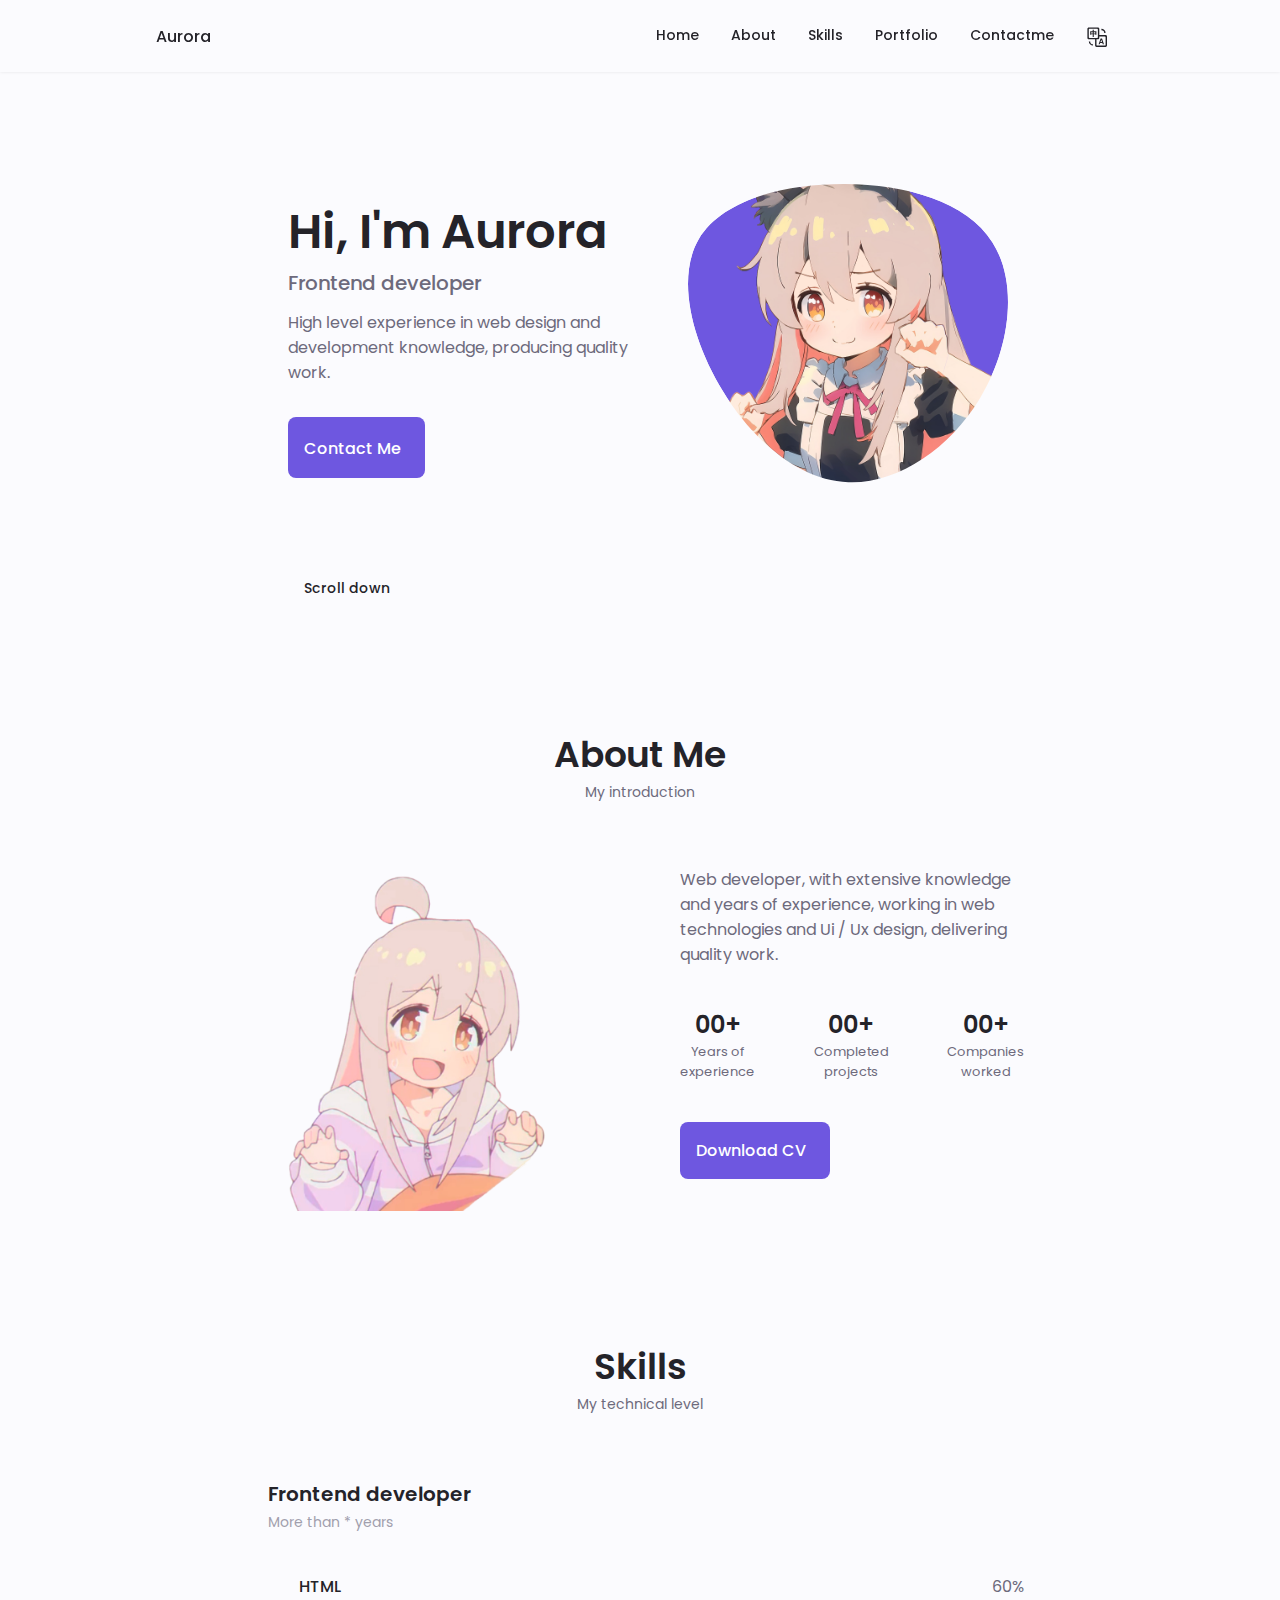
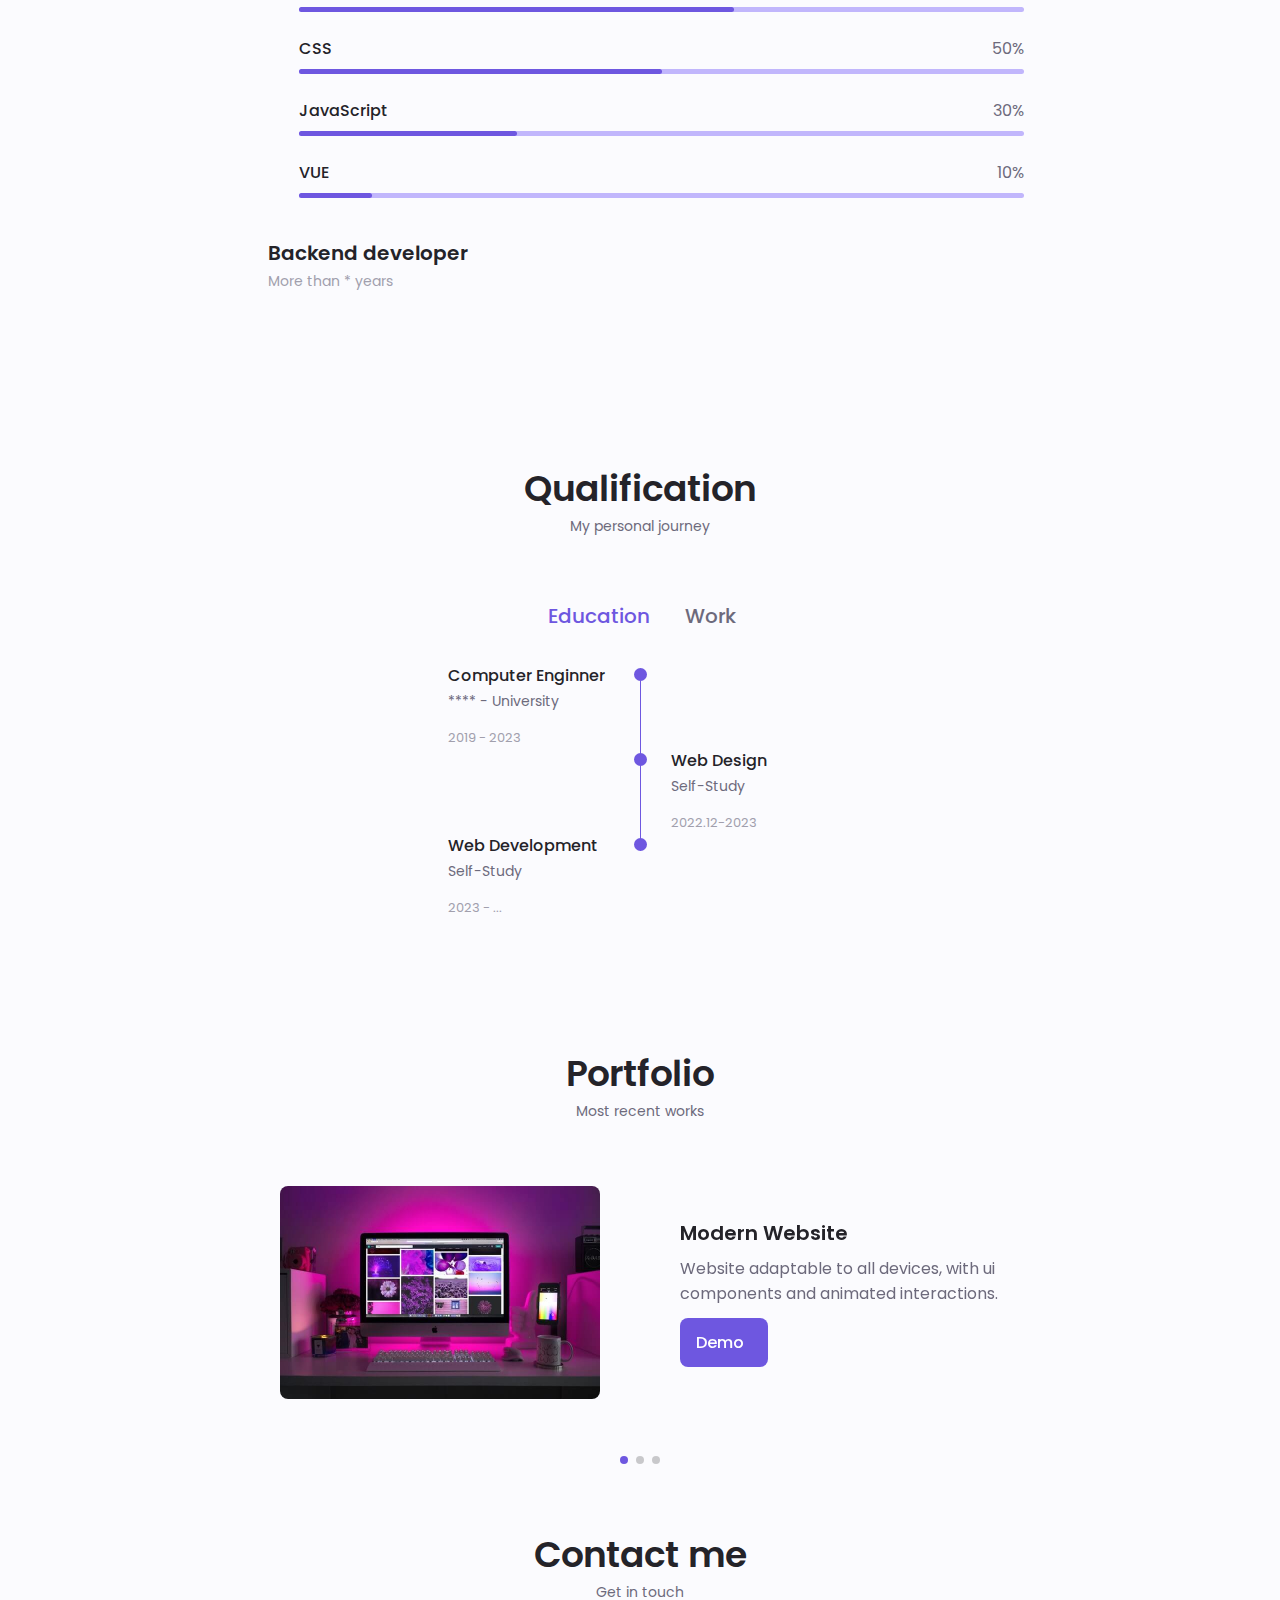
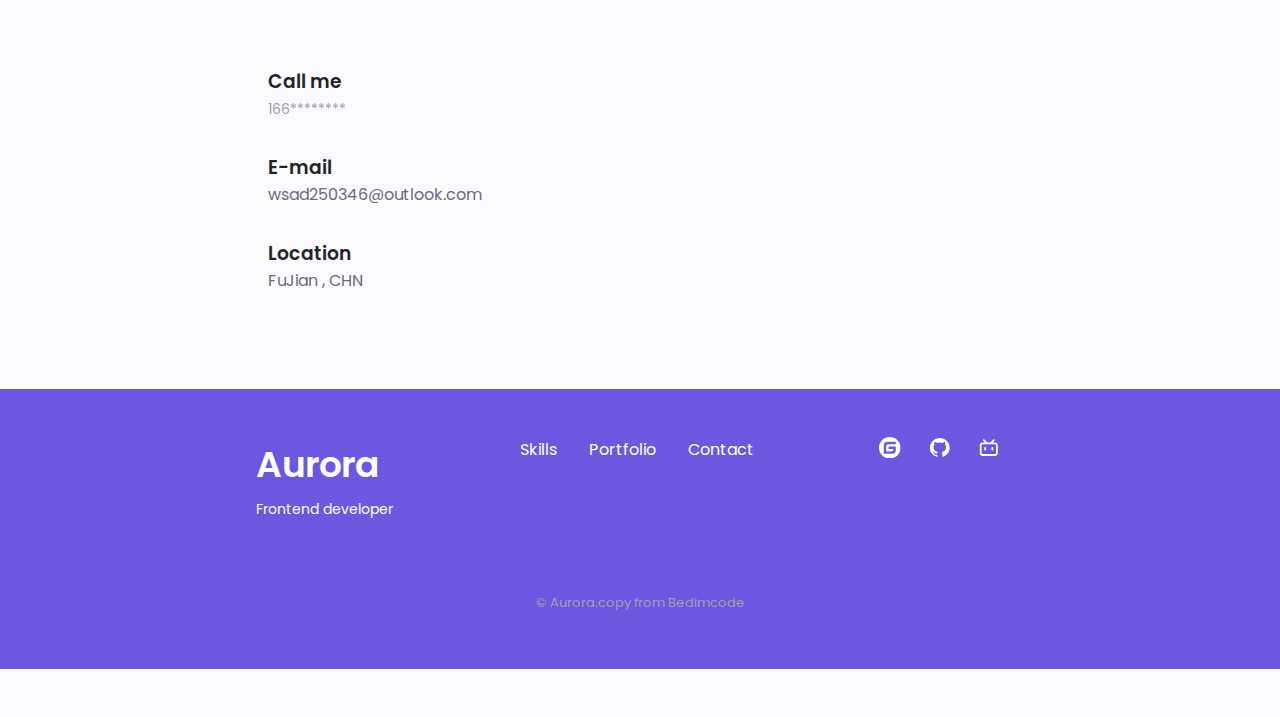
<file: index.html>
<!DOCTYPE html>
<html lang="en">
  <head>
    <meta charset="UTF-8" />
    <meta name="viewport" content="width=device-width, initial-scale=1.0" />
    <link rel="shortcut icon" type="image/x-icon" href="favicon.ico" />
    <!--==================== UNICONS 图标====================-->
    <link
      rel="stylesheet"
      href="https://unicons.iconscout.com/release/v3.0.6/css/line.css"
    />
    <!--==================== SWIPER CSS ====================-->
    <link rel="stylesheet" href="assets/css/swiper-bundle.min.css" />

    <!--==================== CSS ====================-->
    <link rel="stylesheet" href="assets/css/styles.css" />
    <!-- iconfont font class 方式引用图标 -->
    <!-- <link
      rel="stylesheet"
      href="https://at.alicdn.com/t/c/font_3900458_82z46p85im.css"
    /> -->

    <title>Responsive Portfolio Website</title>
  </head>
  <body>
    <!--==================== HEADER ====================-->
    <header class="header scroll-header" id="header">
      <nav class="nav container">
        <a href="#" class="nav__logo">Aurora</a>

        <div class="nav__menu" id="nav-menu">
          <ul class="nav__list grid">
            <li class="nav__item">
              <a href="#home" class="nav__link">
                <i class="uil uil-estate nav__icon"></i>
                <p i18n="home">Home</p>
              </a>
            </li>
            <li class="nav__item">
              <a href="#about" class="nav__link">
                <i class="uil uil-user nav__icon"></i>
                <p i18n="about">About</p>
              </a>
            </li>
            <li class="nav__item">
              <a href="#skills" class="nav__link">
                <i class="uil uil-file-alt nav__icon"></i>
                <p i18n="skills">Skills</p>
              </a>
            </li>
            <li class="nav__item">
              <a href="#portfolio" class="nav__link">
                <i class="uil uil-scenery nav__icon"></i>
                <p i18n="portfolio">Portfolio</p>
              </a>
            </li>
            <li class="nav__item">
              <a href="#contact" class="nav__link">
                <i class="uil uil-message nav__icon"></i>
                <p i18n="contact">Contactme</p>
              </a>
            </li>
            <li class="nav__item">
              <div class="nav__link" id="translate" value="en">
                <svg class="icon nav__icon-svg" aria-hidden="true">
                  <use xlink:href="#icon-fanyi"></use>
                </svg>
                <a class="=nav__link" id="nav__translate">Translate</a>
              </div>
            </li>
          </ul>
          <i class="uil uil-times nav__close" id="nav-close"></i>
        </div>

        <div class="nav__btns">
          <i class="uil uil-moon change-theme" id="theme-button"></i>
          <div class="nav__toggle" id="nav-toggle">
            <i class="uil uil-apps"></i>
          </div>
        </div>
      </nav>
    </header>

    <!--==================== MAIN ====================-->
    <main class="main">
      <!--==================== HOME ====================-->
      <section class="home section" id="home">
        <div class="home__container container grid">
          <div class="home__content grid">
            <div class="home__social">
              <a
                href="https://gitee.com/Xjavicii"
                target="_blank"
                class="home__social-icon"
              >
                <!-- <i class="uil uil-linkedin-alt"></i> -->
                <svg
                  t="1674798484640"
                  viewBox="0 0 1024 1024"
                  version="1.1"
                  xmlns="http://www.w3.org/2000/svg"
                  p-id="2757"
                >
                  <path
                    d="M512 1024C229.222 1024 0 794.778 0 512S229.222 0 512 0s512 229.222 512 512-229.222 512-512 512z m259.149-568.883h-290.74a25.293 25.293 0 0 0-25.292 25.293l-0.026 63.206c0 13.952 11.315 25.293 25.267 25.293h177.024c13.978 0 25.293 11.315 25.293 25.267v12.646a75.853 75.853 0 0 1-75.853 75.853h-240.23a25.293 25.293 0 0 1-25.267-25.293V417.203a75.853 75.853 0 0 1 75.827-75.853h353.946a25.293 25.293 0 0 0 25.267-25.292l0.077-63.207a25.293 25.293 0 0 0-25.268-25.293H417.152a189.62 189.62 0 0 0-189.62 189.645V771.15c0 13.977 11.316 25.293 25.294 25.293h372.94a170.65 170.65 0 0 0 170.65-170.65V480.384a25.293 25.293 0 0 0-25.293-25.267z"
                    fill="hsl(250deg 69% 61%)"
                    p-id="2758"
                  ></path>
                </svg>
              </a>
              <a
                href="https://github.com/TG-Aurora/"
                target="_blank"
                class="home__social-icon"
              >
                <i class="uil uil-github-alt"></i>
              </a>
              <a
                href="https://space.bilibili.com/302447638"
                target="_blank"
                class="home__social-icon"
              >
                <!-- <i class="uil uil-dribbble"></i> -->
                <svg
                  t="1674801734735"
                  viewBox="0 0 1024 1024"
                  version="1.1"
                  xmlns="http://www.w3.org/2000/svg"
                  p-id="4124"
                >
                  <path
                    d="M777.514667 131.669333a53.333333 53.333333 0 0 1 0 75.434667L728.746667 255.829333h49.92A160 160 0 0 1 938.666667 415.872v320a160 160 0 0 1-160 160H245.333333A160 160 0 0 1 85.333333 735.872v-320a160 160 0 0 1 160-160h49.749334L246.4 207.146667a53.333333 53.333333 0 1 1 75.392-75.434667l113.152 113.152c3.370667 3.370667 6.186667 7.04 8.448 10.965333h137.088c2.261333-3.925333 5.12-7.68 8.490667-11.008l113.109333-113.152a53.333333 53.333333 0 0 1 75.434667 0z m1.152 231.253334H245.333333a53.333333 53.333333 0 0 0-53.205333 49.365333l-0.128 4.010667v320c0 28.117333 21.76 51.157333 49.365333 53.162666l3.968 0.170667h533.333334a53.333333 53.333333 0 0 0 53.205333-49.365333l0.128-3.968v-320c0-29.44-23.893333-53.333333-53.333333-53.333334z m-426.666667 106.666666c29.44 0 53.333333 23.893333 53.333333 53.333334v53.333333a53.333333 53.333333 0 1 1-106.666666 0v-53.333333c0-29.44 23.893333-53.333333 53.333333-53.333334z m320 0c29.44 0 53.333333 23.893333 53.333333 53.333334v53.333333a53.333333 53.333333 0 1 1-106.666666 0v-53.333333c0-29.44 23.893333-53.333333 53.333333-53.333334z"
                    fill="hsl(250deg 69% 61%)"
                    p-id="4125"
                  ></path>
                </svg>
              </a>
            </div>

            <div class="home__img">
              <svg
                class="home__blob"
                viewBox="0 0 200 187"
                xmlns="http://www.w3.org/2000/svg"
                xmlns:xlink="http://www.w3.org/1999/xlink"
              >
                <mask id="mask0" mask-type="alpha">
                  <path
                    d="M190.312 36.4879C206.582 62.1187 201.309 102.826 182.328 134.186C163.346 165.547 
                                130.807 187.559 100.226 186.353C69.6454 185.297 41.0228 161.023 21.7403 129.362C2.45775 
                                97.8511 -7.48481 59.1033 6.67581 34.5279C20.9871 10.1032 59.7028 -0.149132 97.9666 
                                0.00163737C136.23 0.303176 174.193 10.857 190.312 36.4879Z"
                  />
                </mask>
                <g mask="url(#mask0)">
                  <path
                    d="M190.312 36.4879C206.582 62.1187 201.309 102.826 182.328 134.186C163.346 
                                165.547 130.807 187.559 100.226 186.353C69.6454 185.297 41.0228 161.023 21.7403 
                                129.362C2.45775 97.8511 -7.48481 59.1033 6.67581 34.5279C20.9871 10.1032 59.7028 
                                -0.149132 97.9666 0.00163737C136.23 0.303176 174.193 10.857 190.312 36.4879Z"
                  />
                  <image
                    class="home__blob-img"
                    x="0"
                    y="-30"
                    xlink:href="assets/img/cat.png"
                  />
                </g>
              </svg>
            </div>

            <div class="home__data">
              <h1 class="home__title" i18n="home__title">
                Hi, I'm Aurora
              </h1>
              <h3 class="home__subtitle" i18n="home__subtitle">
                Frontend developer
              </h3>
              <p class="home__description" i18n="home__description">
                High level experience in web design and development knowledge,
                producing quality work.
              </p>
              <a href="#contact" class="button button-flex">
                <span i18n="home__contact">Contact Me</span>
                <i class="uil uil-message button__icon"></i>
              </a>
            </div>
          </div>
          <div class="home__scroll">
            <a href="#about" class="home__scroll-button button--flex">
              <i class="uil uil-mouse-alt-2 home__scroll-mouse"></i>
              <span class="home__scroll-name" i18n="home__scroll-name"
                >Scroll down</span
              >
              <i class="uil uil-arrow-down home__scroll-arrow"></i>
            </a>
          </div>
        </div>
      </section>

      <!--==================== ABOUT ====================-->
      <section class="about section" id="about">
        <h2 class="section__title" i18n="about__title">About Me</h2>
        <span class="section__subtitle" i18n="about__subtitle"
          >My introduction</span
        >
        <div class="about__container container grid">
          <img src="assets/img/about.png" alt="" class="about__img" />

          <div class="about__data">
            <p class="about__description" i18n="about__description">
              Web developer, with extensive knowledge and years of experience,
              working in web technologies and Ui / Ux design, delivering quality
              work.
            </p>

            <div class="about__info">
              <div>
                <span class="about__info-title">00+</span>
                <span class="about__info-name" i18n="about__info-name1"
                  >Years of <br />
                  experience</span
                >
              </div>

              <div>
                <span class="about__info-title">00+</span>
                <span class="about__info-name" i18n="about__info-name2"
                  >Completed <br />
                  projects</span
                >
              </div>

              <div>
                <span class="about__info-title">00+</span>
                <span class="about__info-name" i18n="about__info-name3"
                  >Companies <br />
                  worked</span
                >
              </div>
            </div>

            <div class="about__buttons">
              <a
                href="https://hisuifeng.github.io/cheat/video.mp4"
                class="button button--flex"
              >
                <span i18n="download">Download CV</span
                ><i class="uil uil-download-alt button__icon"></i>
              </a>
            </div>
          </div>
        </div>
      </section>
      <!--==================== SKILLS ====================-->
      <section class="skills section" id="skills">
        <h2 class="section__title" i18n="skills__title">Skills</h2>
        <span class="section__subtitle" i18n="skills__subtitle"
          >My technical level</span
        >

        <div class="skills__container container grid">
          <div>
            <!--==================== SKILLS 1 ====================-->
            <div class="skills__content skills__open">
              <div class="skills__header">
                <i class="uil uil-brackets-curly skills__icon"></i>

                <div>
                  <h1 class="skills__title" i18n="home__subtitle">
                    Frontend developer
                  </h1>
                  <span class="skills__subtitle" i18n="skills__years"
                    >More than * years</span
                  >
                </div>

                <i class="uil uil-angle-down skills__arrow"></i>
              </div>

              <div class="skills__list grid">
                <div class="skills__data">
                  <div class="skills__titles">
                    <h3 class="skills__name">HTML</h3>
                    <span class="skills__number">60%</span>
                  </div>
                  <div class="skills__bar">
                    <div class="skills__percentage skills__html"></div>
                  </div>
                </div>

                <div class="skills__data">
                  <div class="skills__titles">
                    <h3 class="skills__name">CSS</h3>
                    <span class="skills__number">50%</span>
                  </div>
                  <div class="skills__bar">
                    <div class="skills__percentage skills__css"></div>
                  </div>
                </div>

                <div class="skills__data">
                  <div class="skills__titles">
                    <h3 class="skills__name">JavaScript</h3>
                    <span class="skills__number">30%</span>
                  </div>
                  <div class="skills__bar">
                    <div class="skills__percentage skills__js"></div>
                  </div>
                </div>

                <div class="skills__data">
                  <div class="skills__titles">
                    <h3 class="skills__name">VUE</h3>
                    <span class="skills__number">10%</span>
                  </div>
                  <div class="skills__bar">
                    <div class="skills__percentage skills__vue"></div>
                  </div>
                </div>
              </div>
            </div>
            <!--==================== SKILLS 2 ====================-->
            <div class="skills__content skills__close">
              <div class="skills__header">
                <i class="uil uil-server-network skills__icon"></i>

                <div>
                  <h1 class="skills__title" i18n="skills__title2">
                    Backend developer
                  </h1>
                  <span class="skills__subtitle" i18n="skills__years2"
                    >More than * years</span
                  >
                </div>

                <i class="uil uil-angle-down skills__arrow"></i>
              </div>

              <div class="skills__list grid">
                <div class="skills__data">
                  <div class="skills__titles">
                    <h3 class="skills__name">Java</h3>
                    <span class="skills__number">70%</span>
                  </div>
                  <div class="skills__bar">
                    <div class="skills__percentage skills__java"></div>
                  </div>
                </div>

                <div class="skills__data">
                  <div class="skills__titles">
                    <h3 class="skills__name">Python</h3>
                    <span class="skills__number">50%</span>
                  </div>
                  <div class="skills__bar">
                    <div class="skills__percentage skills__python"></div>
                  </div>
                </div>
              </div>
            </div>
          </div>
        </div>
      </section>

      <!--==================== QUALIFICATION ====================-->
      <section class="qualification section">
        <h2 class="section__title" i18n="qualification__title">
          Qualification
        </h2>
        <span class="section__subtitle" i18n="qualification__subtitle"
          >My personal journey</span
        >
        <div class="qualification__container container">
          <div class="qualification__tabs">
            <div
              class="qualification__button button--flex qualification__active"
              data-target="#education"
            >
              <i class="uil uil-graduation-cap qualification__icon"></i>
              <span i18n="education">Education</span>
            </div>

            <div class="qualification__button button--flex" data-target="#work">
              <i class="uil uil-briefcase-alt qualification__icon"></i>
              <span i18n="work">Work</span>
            </div>
          </div>
          <div class="qualification__sections">
            <!--==================== QUALIFICATION CONTENT 1 ====================-->
            <div
              class="qualification__content qualification__active"
              data-content
              id="education"
            >
              <!--==================== QUALIFICATION 1 ====================-->
              <div class="qualification__data">
                <div>
                  <h3 class="qualification__title" i18n="qualification1__title">
                    Computer Enginner
                  </h3>
                  <span
                    class="qualification__subtitle"
                    i18n="qualification1__subtitle"
                    >**** - University</span
                  >
                  <div class="qualification__calendar">
                    <i class="uil uil-calendar-alt"></i>
                    2019 - 2023
                  </div>
                </div>

                <div>
                  <span class="qualification__rounder"></span>
                  <span class="qualification__line"></span>
                </div>
              </div>
              <!--==================== QUALIFICATION 2 ====================-->
              <div class="qualification__data">
                <div></div>
                <div>
                  <span class="qualification__rounder"></span>
                  <span class="qualification__line"></span>
                </div>

                <div>
                  <h3 class="qualification__title" i18n="qualification2__title">
                    Web Design
                  </h3>
                  <span
                    class="qualification__subtitle"
                    i18n="qualification2__subtitle"
                    >Self-Study</span
                  >
                  <div class="qualification__calendar">
                    <i class="uil uil-calendar-alt"></i>
                    2022.12-2023
                  </div>
                </div>
              </div>
              <!--==================== QUALIFICATION 3 ====================-->
              <div class="qualification__data">
                <div>
                  <h3 class="qualification__title" i18n="qualification3__title">
                    Web Development
                  </h3>
                  <span
                    class="qualification__subtitle"
                    i18n="qualification3__subtitle"
                    >Self-Study</span
                  >
                  <div class="qualification__calendar">
                    <i class="uil uil-calendar-alt"></i>
                    2023 - ...
                  </div>
                </div>

                <div>
                  <span class="qualification__rounder"></span>
                  <!-- <span class="qualification__line"></span> -->
                </div>
              </div>
            </div>
            <!--==================== QUALIFICATION CONTENT 2 ====================-->
            <div class="qualification__content" data-content id="work">
              <!--==================== QUALIFICATION 1 ====================-->
              <div class="qualification__data">
                <div></div>
                <div>
                  <span class="qualification__rounder"></span>
                  <!-- <span class="qualification__line"></span> -->
                </div>
                <div>
                  <h3 class="qualification__title" i18n="qualification4__title">
                    Software Enginner
                  </h3>
                  <span
                    class="qualification__subtitle"
                    i18n="qualification4__subtitle"
                    >ShenZhen</span
                  >
                  <div class="qualification__calendar">
                    <i class="uil uil-calendar-alt"></i>
                    2022
                  </div>
                </div>
              </div>
            </div>
          </div>
        </div>
      </section>

      <!--==================== PORTFOLIO ====================-->
      <section class="portfolio section" id="portfolio">
        <h2 class="section__title" i18n="portfolio__title">Portfolio</h2>
        <span class="section__subtitle" i18n="portfolio__subtitle"
          >Most recent works</span
        >

        <div class="portfolio__container container swiper-container">
          <div class="swiper-wrapper">
            <!--==================== PORTFOLIO 1 ====================-->

            <div class="portfolio__content grid swiper-slide">
              <img
                src="assets/img/portfolio1.jpg"
                alt=""
                class="portfolio__img"
              />

              <div class="portfolio_">
                <h3 class="portfolio__title" i18n="portfolio1__title">
                  Modern Website
                </h3>
                <p
                  class="portfolio__description"
                  i18n="portfolio1__description"
                >
                  Website adaptable to all devices, with ui components and
                  animated interactions.
                </p>
                <a
                  href="https://hisuifeng.github.io/cheat/video.mp4"
                  target="_blank"
                  class="button button--flex button--small portfolio__button"
                >
                  Demo
                  <i class="uil uil-arrow-right button__icon"></i>
                </a>
              </div>
            </div>

            <!--==================== PORTFOLIO 2 ====================-->

            <div class="portfolio__content grid swiper-slide">
              <img
                src="assets/img/portfolio2.jpg"
                alt=""
                class="portfolio__img"
              />

              <div class="portfolio_">
                <h3 class="portfolio__title" i18n="portfolio2__title">
                  Modern Website
                </h3>
                <p
                  class="portfolio__description"
                  i18n="portfolio2__description"
                >
                  Website adaptable to all devices, with ui components and
                  animated interactions.
                </p>
                <a
                  href="https://hisuifeng.github.io/cheat/video.mp4"
                  target="_blank"
                  class="button button--flex button--small portfolio__button"
                >
                  Demo
                  <i class="uil uil-arrow-right button__icon"></i>
                </a>
              </div>
            </div>

            <!--==================== PORTFOLIO 3 ====================-->

            <div class="portfolio__content grid swiper-slide">
              <img
                src="assets/img/portfolio3.jpg"
                alt=""
                class="portfolio__img"
              />

              <div class="portfolio_">
                <h3 class="portfolio__title" i18n="portfolio3__title">
                  Modern Website
                </h3>
                <p
                  class="portfolio__description"
                  i18n="portfolio3__description"
                >
                  Website adaptable to all devices, with ui components and
                  animated interactions.
                </p>
                <a
                  href="https://hisuifeng.github.io/cheat/video.mp4"
                  target="_blank"
                  class="button button--flex button--small portfolio__button"
                >
                  Demo
                  <i class="uil uil-arrow-right button__icon"></i>
                </a>
              </div>
            </div>
          </div>
          <!-- add arrows-->
          <div class="swiper-button-next">
            <i class="uil uil-angle-right-b swiper-portfolio-icon"></i>
          </div>

          <div class="swiper-button-prev">
            <i class="uil uil-angle-left-b swiper-portfolio-icon"></i>
          </div>

          <!-- Add Pagination -->
          <div class="swiper-pagination"></div>
        </div>
      </section>

      <!--==================== CONTACT ME ====================-->
      <section class="contact section" id="contact">
        <h2 class="section__title" i18n="contact__title">Contact me</h2>
        <span class="section__subtitle" i18n="contact__subtitle"
          >Get in touch</span
        >

        <div class="contact__container container grid">
          <div>
            <div class="contact__information">
              <i class="uil uil-phone-alt contact__icon"></i>

              <div>
                <h3 class="contact__title" i18n="tel">Call me</h3>
                <span class="contact__subtitle" i18n="tel__number"
                  >166********</span
                >
              </div>
            </div>

            <div class="contact__information">
              <i class="uil uil-envelope contact__icon"></i>

              <div>
                <h3 class="contact__title" i18n="email">E-mail</h3>
                <span class="contatc__subtitle" i18n="email__address"
                  >wsad250346@outlook.com</span
                >
              </div>
            </div>

            <div class="contact__information">
              <i class="uil uil-map-marker contact__icon"></i>

              <div>
                <h3 class="contact__title" i18n="location">Location</h3>
                <span class="contatc__subtitle" i18n="location__detail"
                  >FuJian , CHN</span
                >
              </div>
            </div>
          </div>
        </div>
      </section>
    </main>

    <!--==================== FOOTER ====================-->
    <footer class="footer">
      <div class="footer__bg">
        <div class="footer__container container grid">
          <div>
            <h1 class="footer__title">Aurora</h1>
            <span class="footer__subtitle" i18n="home__subtitle"
              >Frontend developer</span
            >
          </div>

          <ul class="footer__links">
            <li>
              <a href="#skills" class="footer__link" i18n="skills">Skills</a>
            </li>
            <li>
              <a href="#portfolio" class="footer__link" i18n="portfolio"
                >Portfolio</a
              >
            </li>
            <li>
              <a href="#contact" class="footer__link" i18n="contact">Contact</a>
            </li>
          </ul>

          <div class="footer__socials">
            <a href="https://gitee.com" target="_blank">
              <svg class="icon footer__social" aria-hidden="true">
                <use xlink:href="#icon-gitee"></use>
              </svg>
            </a>
            <a href="http://github.com" target="_blank">
              <svg class="icon footer__social" aria-hidden="true">
                <use xlink:href="#icon-github"></use>
              </svg>
            </a>
            <a href="https://t.bilibili.com/" target="_blank">
              <svg class="icon footer__social" aria-hidden="true">
                <use xlink:href="#icon-bilibili-line"></use>
              </svg>
            </a>
          </div>
        </div>

        <p class="footer__copy">
          &#169; Aurora.copy from
          <a
            class="footer__copy"
            href="https://www.youtube.com/c/Bedimcode"
            target="_blank"
            >Bedimcode</a
          >
        </p>
      </div>
    </footer>

    <!--==================== SCROLL TOP ====================-->
    <a href="#" class="scrollup" id="scroll-up">
      <i class="uil uil-arrow-up scrollup__icon"></i>
    </a>
    <!--==================== SWIPER JS ====================-->
    <script src="assets/js/swiper-bundle.min.js"></script>

    <!-- iconfont JS -->
    <script src="assets/js/iconfont.js"></script>
    <!-- jquery -->
    <script src="https://apps.bdimg.com/libs/jquery/2.1.4/jquery.min.js"></script>
    <script src="assets/js/jquery.i18n.min.js"></script>
    <!--==================== MAIN JS ====================-->
    <script src="assets/js/main.js"></script>

    <!-- translate JS -->
    <script src="assets/js/cn-en-translate.js"></script>
  </body>
</html>
</file>
<file: assets/css/styles.css>
/*==================== GOOGLE FONTS 字体====================*/
@import url("https://fonts.googleapis.com/css2?family=Poppins:wght@400;500;600&display=swap");

/*==================== VARIABLES CSS ====================*/
:root {
    --header-height: 3rem;

    /*========== Colors 主题色彩==========*/
    /* Change favorite color */
    --hue-color: 250; /*Purple 250 - Green 142 - Blue 230 - Pink 340*/

    /* HSL color mode */
    --first-color: hsl(var(--hue-color), 69%, 61%);
    --first-color-second: hsl(var(--hue-color), 69%, 61%);
    --first-color-alt: hsl(var(--hue-color), 57%, 53%);
    --first-color-lighter: hsl(var(--hue-color), 92%, 85%);
    --title-color: hsl(var(--hue-color), 8%, 15%);
    --text-color: hsl(var(--hue-color), 8%, 45%);
    --text-color-light: hsl(var(--hue-color), 8%, 65%);
    --input-color: hsl(var(--hue-color), 70%, 96%);
    --body-color: hsl(var(--hue-color), 60%, 99%);
    --container-color: hsl(var(--hue-color), 100%, 98%);
    --scroll-bar-color: hsl(var(--hue-color), 12%, 90%);
    --scroll-thumb-color: hsl(var(--hue-color), 12%, 80%);

    /*========== Font and typography ==========*/
    --body-font: 'Poppins', sans-serif;

    /* .5rem = 8px, 1rem = 16px, 1.5rem = 24px ... */
    --big-font-size: 2rem;
    --h1-font-size: 1.5rem;
    --h2-font-size: 1.25rem;
    --h3-font-size: 1.125rem;
    --normal-font-size: .938rem;
    --small-font-size: .813rem;
    --smaller-font-size: .75rem;

    /*========== Font weight ==========*/
    --font-medium: 500;
    --font-semi-bold: 600;

    /*========== Margenes Bottom ==========*/
    /* .25rem = 4px, .5rem = 8px, .75rem = 12px ... */
    --mb-0-25: .25rem;
    --mb-0-5: .5rem;
    --mb-0-75: .75rem;
    --mb-1: 1rem;
    --mb-1-5: 1.5rem;
    --mb-2: 2rem;
    --mb-2-5: 2.5rem;
    --mb-3: 3rem;

    /*========== z index ==========*/
    --z-tooltip: 10;
    --z-fixed: 100;
    --z-modal: 1000;
}

/* Font size for large devices */
@media screen and (min-width: 968px) {
    :root {
        --big-font-size: 3rem;
        --h1-font-size: 2.25rem;
        --h2-font-size: 1.5rem;
        --h3-font-size: 1.25rem;
        --normal-font-size: 1rem;
        --small-font-size: .875rem;
        --smaller-font-size: .813rem;
    }
}

/*========== Variables Dark theme ==========*/
body.dark-theme {
  /* HSL color mode */
--first-color-second: hsl(var(--hue-color), 30%, 8%);
--title-color: hsl(var(--hue-color), 8%, 95%);
--text-color: hsl(var(--hue-color), 8%, 45%);
--text-color-light: hsl(var(--hue-color), 8%, 75%);
--input-color: hsl(var(--hue-color), 29%, 16%);
--body-color: hsl(var(--hue-color), 28%, 12%);
--container-color: hsl(var(--hue-color), 29%, 16%);
--scroll-bar-color: hsl(var(--hue-color), 12%, 48%);
--scroll-thumb-color: hsl(var(--hue-color), 12%, 36%);
}

/*========== Button Dark/Light ==========*/
.nav__btns {
  display: flex;
  align-items: center;

}

.change-theme {
  font-size: 1.25rem;
  color: var(--title-color);
  margin-right: var(--mb-1);
  cursor: pointer;
}

.change-theme:hover {
  color: var(--first-color);
}

/*==================== BASE ====================*/
* {
  box-sizing: border-box;
  padding: 0;
  margin: 0;
}

html {
  scroll-behavior: smooth;
}

body {
  margin: 0 0 var(--header-height) 0;
  font-family: var(--body-font);
  font-size: var(--normal-font-size);
  background-color: var(--body-color);
  color: var(--text-color);
}

h1, h2, h3, h4 {
  color: var(--title-color);
  font-weight: var(--font-semi-bold);
}

ul {
  list-style: none;
}

a {
  text-decoration: none;
}

img {
  max-width: 100%;
  height: auto;
}

/*==================== REUSABLE CSS CLASSES ====================*/
.section {
  padding: 2rem 0 4rem;
}

.section__title {
  font-size: var(--h1-font-size);
  color: var(--title-color);
}

.section__subtitle {
  display: block;
  font-size: var(--small-font-size);
  margin-bottom: var(--mb-3);
}

.section__title, 
.section__subtitle {
  text-align: center;
}

/*==================== LAYOUT ====================*/
.container {
  max-width: 768px;
  margin-left: var(--mb-1-5);
  margin-right: var(--mb-1-5);
}

.grid {
  display: grid;
  gap: 1.5rem;
}

.header {
  width: 100%;
  position: fixed;
  bottom: 0;
  left: 0;
  z-index: var(--z-fixed);
  background-color: var(--body-color);
}

/*==================== NAV ====================*/
.nav{
  max-width: 968px;
  height: var(--header-height);
  display: flex;
  justify-content: space-between;
  align-items: center;
}

.nav__logo,
.nav__toggle{
  color: var(--title-color);
  font-weight: var(--font-medium);
}
.nav__logo:hover{
  color: var(--first-color);
}

.nav__toggle{
  font-size: 1.1rem;
  cursor: pointer;
}

.nav__toggle:hover{
  color: var(--first-color);
}

/*mobile devices*/
@media screen and (max-width:767px){
  .nav__menu{
    position: fixed;
    bottom: -100%;
    left: 0;
    width: 100%;
    background-color: var(--body-color);
    padding: 2rem 1.5rem 4rem;
    box-shadow: 0 -1px 4px rgba(0,0,0,.15);
    border-radius: 1.5rem 1.5rem 0 0;
    transition: .3s;
  }
}

.nav__list{
  grid-template-columns: repeat(3,1fr);
  gap: 2rem;
}

.nav__item{
  align-items: center;
}
.nav__link{
  display: flex;
  flex-direction: column;
  align-items: center;
  font-size: var(--small-font-size);
  color: var(--title-color);
  font-weight: var(--font-medium);
  cursor: pointer;
  text-transform: capitalize;
}

.nav__link:hover{
  color: var(--first-color);
}
.nav__link:hover svg{
  fill: var(--first-color);
}

.nav__icon{
  font-size: 1.2rem;
}
.nav__icon-svg{
  fill:var(--title-color);
  font-size: 1.4rem;
  margin-top: 4px;
  margin-bottom: 2px;
}
.nav__close{
  position: absolute;
  right: 1.3rem;
  bottom: .5rem;
  font-size: 1.5rem;
  cursor: pointer;
  color: var(--first-color);
}

.nav__close:hover{
  color: var(--first-color-alt);
}
/* show menu */
.show-menu{
  bottom: 0;
}

/* Active link */
.active-link {
  color: var(--first-color);
}

/* Change background header */
.scroll-header {
  box-shadow: 0 -1px 4px rgba(0,0,0, .15);
  
}

/*==================== HOME ====================*/
.home__container {
  gap: 1rem;
}

.home__content{
  grid-template-columns: .5fr 3fr;
  padding-top: 3.5rem;
  align-items: center;
}
.home__social {
  display: grid;
  grid-template-columns: max-content;
  row-gap: 1rem;
}

.home__social-icon {
  font-size: 1.25rem;
  color: var(--first-color);
}

.home__social-icon:hover {
  color: var(--first-color-alt)
}

.home__blob {
  width: 200px;
  fill: var(--first-color);
}

.home__blob-img {
  width: 220px;
}

.home__data {
  grid-column: 1/3;
}

.home__title {
  font-size: var(--big-font-size);
}

.home__subtitle {
  font-size: var(--h3-font-size);
  color: var(--text-color);
  font-weight: var(--font-medium);
  margin-bottom: var(--mb-0-75);
}

.home__description {
  margin-bottom: var(--mb-2);
}

/* .home__scroll {
  display: none;
} */

.home__scroll-button {
  color: var(--first-color);
  transition: .3s;

}

.home__scroll-button:hover {
  transform: translateY(0.25rem);
}

.home__scroll-mouse {
  font-size: 2rem;

}

.home__scroll-name {
  font-size: var(--small-font-size);
  color: var(--title-color);
  font-weight: var(--font-medium);
  margin-right: var(--mb-0-25);

}

.home__scroll-arrow {
  font-size: 1.25rem;

}

/*==================== BUTTONS ====================*/
.button {
  display: inline-block;
  background-color: var(--first-color);
  color: #FFFF;
  padding: 1rem;
  border-radius: .5rem;
  font-weight: var(--font-medium);

}

.button:hover {
  background-color: var(--first-color-alt);
}

.button__icon {
  font-size: 1.2rem;
  margin-left: var(--mb-0-5);
  transition: .3s;
}

.button--flex {
  display: inline-flex;
  align-items: center;
  transition: .3s;

}

.button--small {
  padding: .75rem 1rem;
}

.button--link {
  padding: 0;
  background-color: transparent;
  color: var(--first-color);
}

.button--link:hover {
  background-color: transparent;
  color: var(--first-color-alt);
}

/*==================== ABOUT ====================*/
.about__img {
  width: 200px;
  border-radius: .5rem;
  justify-self: center;
  align-self: center;

}

.about__description {
  text-align: center;
  margin-bottom: var(--mb-2-5);

}

.about__info {
  display: flex;
  justify-content: space-evenly;
  margin-bottom: var(--mb-2-5);
}

.about__info-title {
  font-size: var(--h2-font-size);
  font-weight: var(--font-semi-bold);
  color: var(--title-color);
}

.about__info-name {
  font-size: var(--smaller-font-size);

}

.about__info-title, .about__info-name {
  display: block;
  text-align: center;

}

.about__buttons {
  display: flex;
  justify-content: center;
}

/*==================== SKILLS ====================*/
.skills__container {
  row-gap: 0;
}

.skills__header {
  display: flex;
  align-items: center;
  margin-bottom: var(--mb-2-5);
  cursor: pointer;
}

.skills__icon, .skills__arrow {
  font-size: 2rem;
  color: var(--first-color);

}

.skills__icon {
  margin-right: var(--mb-0-75);

}

.skills__title {
  font-size: var(--h3-font-size);
}

.skills__subtitle {
  font-size: var(--small-font-size);
  color: var(--text-color-light);

}

.skills__arrow {
  margin-left: auto;
  transition: .4s;

}

.skills__list {
  row-gap: 1.5rem;
  padding-left: 2.7rem;
  transition: .4s;
}

.skills__titles {
  display: flex;
  justify-content: space-between;
  margin-bottom: var(--mb-0-5)
}

.skills__name {
  font-size: var(--normal-font-size);
  font-weight: var(--font-medium);
}

.skills__bar, .skills__percentage {
  height: 5px;
  border-radius: .25rem;

}

.skills__bar {
  background-color: var(--first-color-lighter);

}

.skills__percentage {
  display: block;
  background-color: var(--first-color);
}

.skills__html {
  width: 60%;
}

.skills__css{
  width: 50%;
}

.skills__js{
  width: 30%;
}

.skills__vue{
  width: 10%;
}

.skills__java{
  width: 70%;
}

.skills__python{
  width: 50%;
}

.skills__close .skills__list {
  
  height: 0;
  overflow: hidden;

}

.skills__open .skills__list {
  height: max-content;
  margin-bottom: var(--mb-2-5);
}

.skills__open .skills__arrow {
  transform: rotate(-180deg);
}

/*==================== QUALIFICATION ====================*/
.qualification__tabs {
  display: flex;
  justify-content: space-evenly;
  margin-bottom: var(--mb-2)
}

.qualification__button {
  font-size: var(--h3-font-size);
  font-weight: var(--font-medium);
  cursor: pointer
}

.qualification__button:hover {
  color: var(--first-color);
}

.qualification__icon {
  font-size: 1.8rem;
  margin-right: var(--mb-0-25);
}

.qualification__data {
  display: grid;
  grid-template-columns: 1fr max-content 1fr;
  column-gap: 1.5rem;
}

.qualification__title {
  font-size: var(--normal-font-size);
  font-weight: var(--font-medium);
}

.qualification__subtitle {
  display: inline-block;
  font-size: var(--small-font-size);
  margin-bottom: var(--mb-1);
}

.qualification__calendar {
  font-size: var(--smaller-font-size);
  color: var(--text-color-light);
  /* margin-bottom: var(--mb-1) */

}

.qualification__rounder {
  display: inline-block;
  width: 13px;
  height: 13px;
  background-color: var(--first-color);
  border-radius: 50%;
}

.qualification__line {
  display: block;
  width: 1px;
  height: 100%;
  background-color: var(--first-color);
  transform: translate(6px, -7px)
}

.qualification__content[data-content] {
  display: none;

}

.qualification__active[data-content] {
  display: block;
}

.qualification__button.qualification__active {
  color: var(--first-color)
}

/* Active Modal */
.active-modal {
  opacity: 1;
  visibility: visible;
}


/*==================== PORTFOLIO ====================*/
.portfolio__container {
  overflow: initial;
}

.portfolio__content {
  padding: 0 1.5rem;
}

.portfolio__img {
  width: 265px;
  border-radius: .5rem;
  justify-self: center;
}

.portfolio__title {
  font-size: var(--h3-font-size);
  margin-bottom: var(--mb-0-5);
}

.portfolio__description {
  margin-bottom: var(--mb-0-75);
}

.portfolio__button:hover .button__icon {
  transform: translateX(.25rem);
}

.swiper-button-prev::after, .swiper-button-next::after {
  content: '';
}

.swiper-portfolio-icon {
  font-size: 2rem;
  color: var(--first-color);
}

.swiper-button-prev {
  left: -.5rem;
}

.swiper-button-next {
  right: -.5rem;
}

.swiper-container-horizontal > .swiper-pagination-bullets {
  bottom: -2.5rem;
}

.swiper-pagination-bullet-active {
  background-color: var(--first-color);

}

.swiper-button-prev, 
.swiper-button-next,
.swiper-pagination-bullet {
  outline: none;
}

/*==================== CONTACT ME ====================*/
.contact__container {
  row-gap: 3rem;
}

.contact__information {
  display: flex;
  margin-bottom: var(--mb-2)
}

.contact__icon {
  font-size: 1.5rem;
  color: var(--first-color);
  margin-right: var(--mb-0-75);
}

.content__title {
  font-size: var(--h3-font-size);
  font-weight: var(--font-medium);
}

.contact__subtitle {
  font-size: var(--small-font-size);
  color: var(--text-color-light);
}

.contact__content {
  background-color: var(--input-color);
  border-radius: .5rem;
  padding: .75rem 1rem .25rem;
}

.contact__label {
  font-size: var(--smaller-font-size);
  color: var(--title-color);
}

.contact__input {
  width: 100%;
  background-color: var(--input-color);
  color: var(--text-color);
  font-family: var(--body-font);
  font-size: var(--normal-font-size);
  border: none;
  outline: none;
  padding: .25rem .5rem .5rem 0;
}

/*==================== FOOTER ====================*/
.footer {
  padding-top: 2rem;
}

.footer__container {
  row-gap: 3.5rem;
}

.footer__bg {
  background-color: var(--first-color-second);
  padding: 2rem 0 3rem;
}

.footer__title {
  font-size: var(--h1-font-size);
  margin-bottom: var(--mb-0-25);

}

.footer__subtitle {
  font-size: var(--small-font-size);
}

.footer__links {
  display: flex;
  flex-direction: column;
  row-gap: 1.5rem;
}

.footer__link:hover {
  color: var(--first-color-lighter);
}

.footer__social {
  font-size: 1.35rem;
  margin-right: var(--mb-1-5);
}

.footer__social:hover {
  color: var(--first-color-lighter);
}

.footer__copy {
  font-size: var(--smaller-font-size);
  text-align: center;
  color: var(--text-color-light);
  margin-top: var(--mb-3)
}

.footer__title,
.footer__subtitle,
.footer__link,
.footer__social {
  color: #FFF;
  fill: #FFF;
}

.icon {
  width: 1em;
  height: 1em;
  vertical-align: -0.15em;
  /* fill:white; */
  overflow: hidden;
}

/*========== SCROLL UP ==========*/
.scrollup {
  position: fixed;
  right: 1rem;
  bottom: -20%;
  background-color: var(--first-color);
  opacity: .8;
  padding: 0 .3rem;
  border-radius: .4rem;
  z-index: var(--z-tooltip);
  transition: .4s;
}

.scrollup:hover {
  background-color: var(--first-color-alt);
}

.scrollup__icon {
  font-size: 1.5rem;
  color: #FFF;
}

/* Show scroll */
.show-scroll {
  bottom: 5rem;
}


/*========== SCROLL BAR ==========*/
::-webkit-scrollbar {
  width: .60rem;
  background-color: var(--scroll-bar-color);
  border-radius: .5rem;
}

::-webkit-scrollbar-thumb {
  background-color: var(--scroll-thumb-color);
  border-radius: .5rem;
}

::-webkit-scrollbar-thumb:hover {
  background-color: var(--text-color-light);
}


/*==================== MEDIA QUERIES ====================*/
/* For small devices */
@media screen and (max-width: 350px) {
  .container {
      margin-left: var(--mb-1);
      margin-right: var(--mb-1);
  }
  .nav__menu {
      padding: 2rem .25rem 4rem;
  }

  .nav__list {
      column-gap: 0;
  }
  .home__content {
      grid-template-columns: .25fr 3fr;
  }

  .home__blob {
      width: 180px;
  }

  .skills__title {
      font-size: var(--normal-font-size);
  }
  .qualification__data {
      gap: .5rem;
  }

  .services__container {
      grid-template-columns: max-content;
      justify-content: center;
  }

  .services__content {
      padding-right: 3.5rem;
  }
  .services__modal {
      padding: 0 .5rem;
  }

  .project__img {
      width: 200px;
  }

  .testimonial__header,
  .testimonial__data {
      flex-direction: column;
      align-items: center;
  }

  .testimonial__img {
      margin-right: 0;
      margin-bottom: var(--mb-0-25);
  }

  .testimonial__data,
  .testimonial__description {
      text-align: center;
  }
}

/* For medium devices */
@media screen and (min-width: 568px) {
  .home__content {
      grid-template-columns: max-content 1fr 1fr;
  }
  .home__data {
      grid-column: initial;
  }
  .home__img {
      order: 1;
      justify-self: center;
  }

  .about__container,
  .skills_container,
  .portfolio__content,
  .project__container,
  .contact__container,
  .footer__container {
      grid-template-columns: repeat(2, 1fr);
  }

  .qualification__sections {
      display: grid;
      grid-template-columns: .6fr;
      justify-content: center;
  }

  @media screen and (min-width: 768px) {
      .container {
          margin-left: auto;
          margin-right: auto;
      }

      .body {
          margin: 0;
      }
      .section {
          padding: 6rem 0 2rem;
      }
      .section__subtitle {
          margin-bottom: 4rem;
      }
      .header {
          top: 0;
          bottom: initial;
      }

      .header,
      .main,
      .footer__container {
          padding: 0 1rem;
      }

      .nav {
          height: calc(var(--header-height) + 1.5rem);
          column-gap: 1rem;
      }
      .nav__icon,
      .nav__close,
      .nav__toggle {
          display: none;
      }

      .nav__list {
          display: flex;
          column-gap: 2rem;
      }

      .nav__item {
        align-content: center;
        display: flex;
        flex-wrap: wrap;
      }

      #translate{
        font-size: 0;
      }

      .nav__menu {
          margin-left: auto;
      }
      .change-theme {
          margin: 0;
      }

      .home__container {
          row-gap: 5rem;
      }

      .home__content {
          padding-top: 5.5rem;
          column-gap: 2rem;
      }
      .home__blob {
          width: 270px;
      }
      .home__scroll {
          display: block;
      }
      .home__scroll-button {
          margin-left: 3rem;
      }
      .about__container {
          column-gap: 5rem; 
      }
      .about__img {
          width: 350px;
      }
      .about__description {
          text-align: initial;
      }
      .about__info {
          justify-content: space-between;
      }
      .about__buttons {
          justify-content: initial;
      }
      .qualification__tabs {
          justify-content: center;

      }
      .qualification__button {
          margin: 0 var(--mb-1)
      }

      .qualification__sections {
          grid-template-columns: .5fr
      }
      .services__container {
          grid-template-columns: repeat(3, 218px);
          justify-content: center;
      }
      .services__icon {
          font-size: 2rem;
      }
      .services__content {
          padding: 6rem 0 2rem 2.5rem;
      }

      .services__modal-content {
          width: 450px;
      }
      .portfolio__img {
          width: 320px;
      }
      .portfolio__content {
          align-items: center;
      }
      .project {
          text-align: initial;
      }
      .project__bg {
          background: none;
      }
      .project__container {
          background-color: var(--first-color-second);
          border-radius: 1rem;
          padding: 3rem 2.5rem 0;
          grid-template-columns: 1fr max-content;
          column-gap: 3rem;
      }
      .project__data {
          padding-top: .8rem;
      }
      .footer__container {
          grid-template-columns: repeat(3, 1fr);
      }
      .footer__bg {
          padding: 3rem 0 3.5rem; 
      }

      .footer__links {
          flex-direction: row;
          column-gap: 2rem;
      }
      .footer__socials {
          justify-self: flex-end;
      }
      .footer__copy {
          margin-top: 4.5rem;
      }

  }
}

/* For large devices */
@media screen and (min-width: 1024px) {
  .header,
  .main,
  .footer__container {
      padding: 0;
  }
  .home__blob {
      width: 320px;
  }
  .home__social {
      transform: translateX(-6rem);
  }
  .services__container {
      grid-template-columns: repeat(3, 238px);
  }
  .portfolio__content {
      column-gap: 5rem;
  }
  .swiper-portfolio-icon {
      font-size: 3.5rem;
  }
  .swiper-button-prev {
      left: 3.5rem;
  }
  .swiper-button-next {
      right: 3.5rem;
  }
  .swiper-container-horizontal > .swiper-pagination-bullets {
      bottom: -4.5rem
  }

  .contact__form {
      width: 460px; 
  }
  .contact__inputs {
      grid-template-columns: repeat(2, 1fr);
  }
}
</file>
